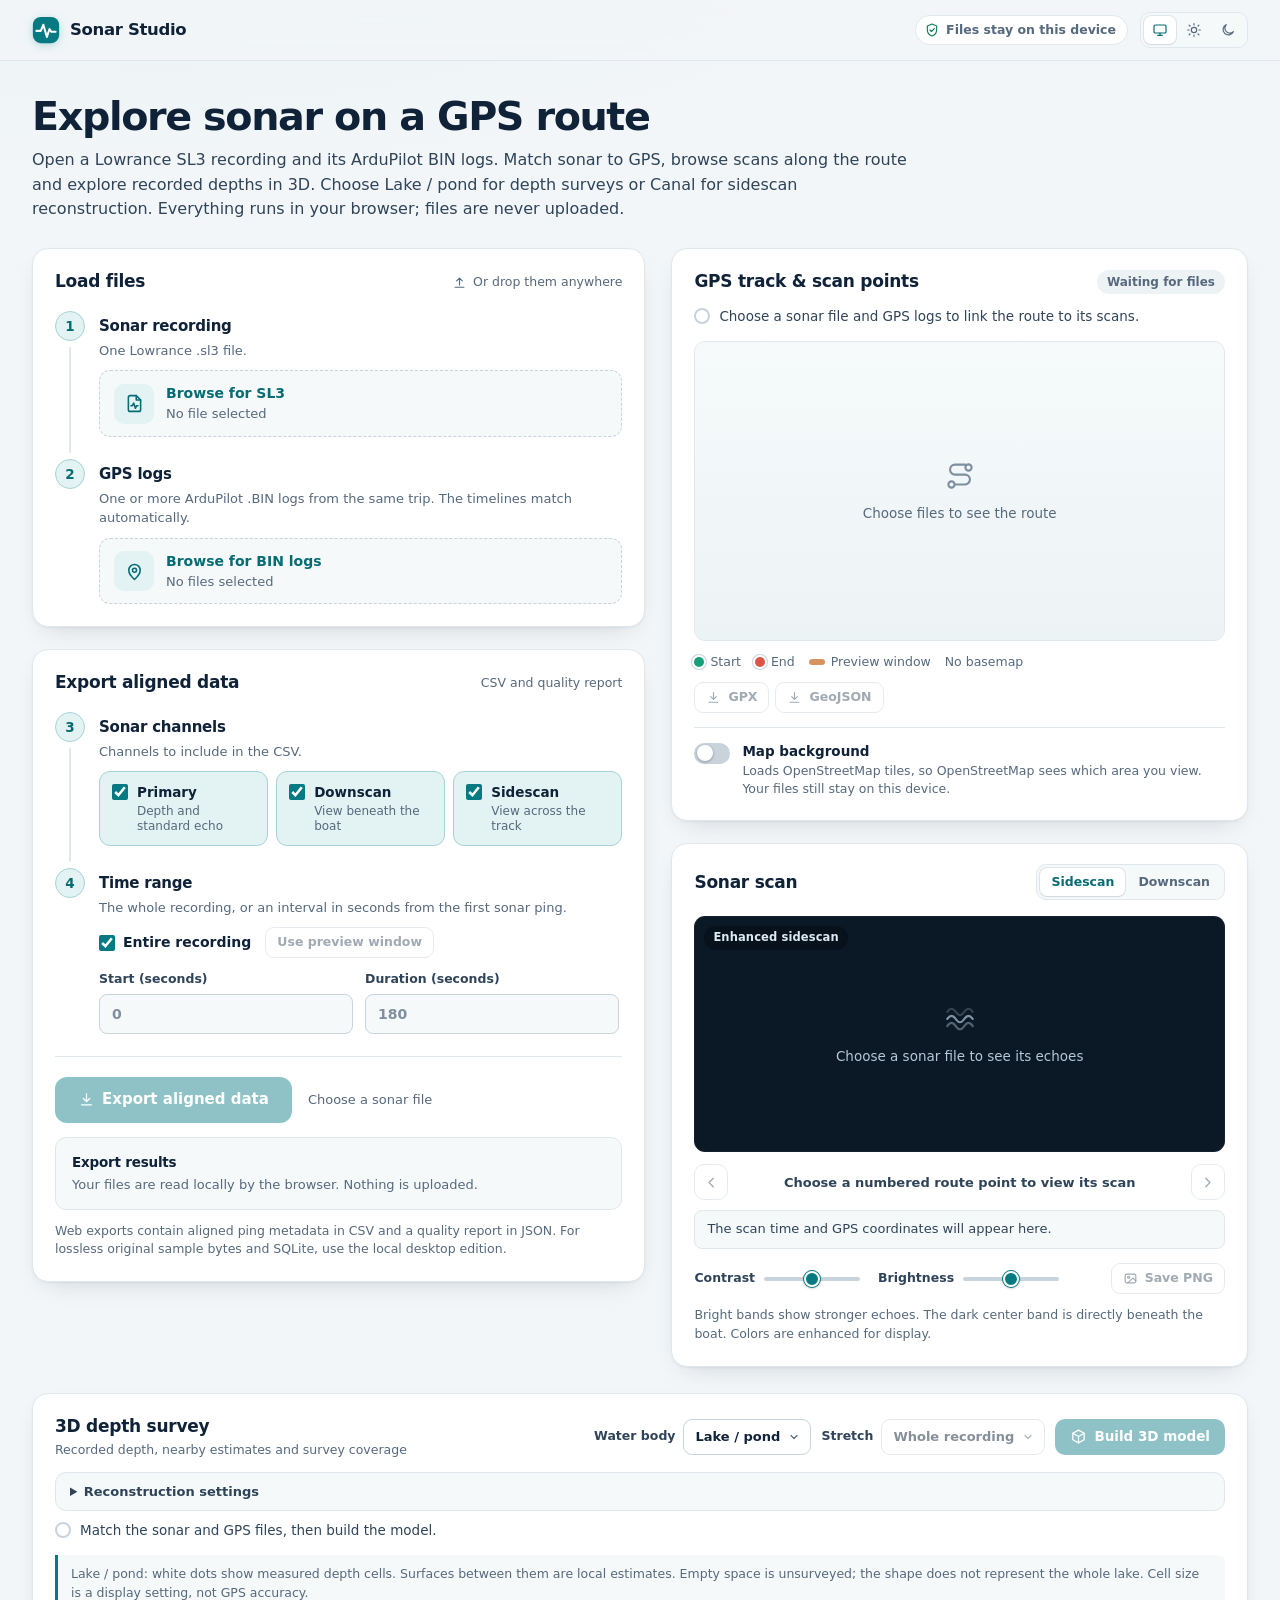
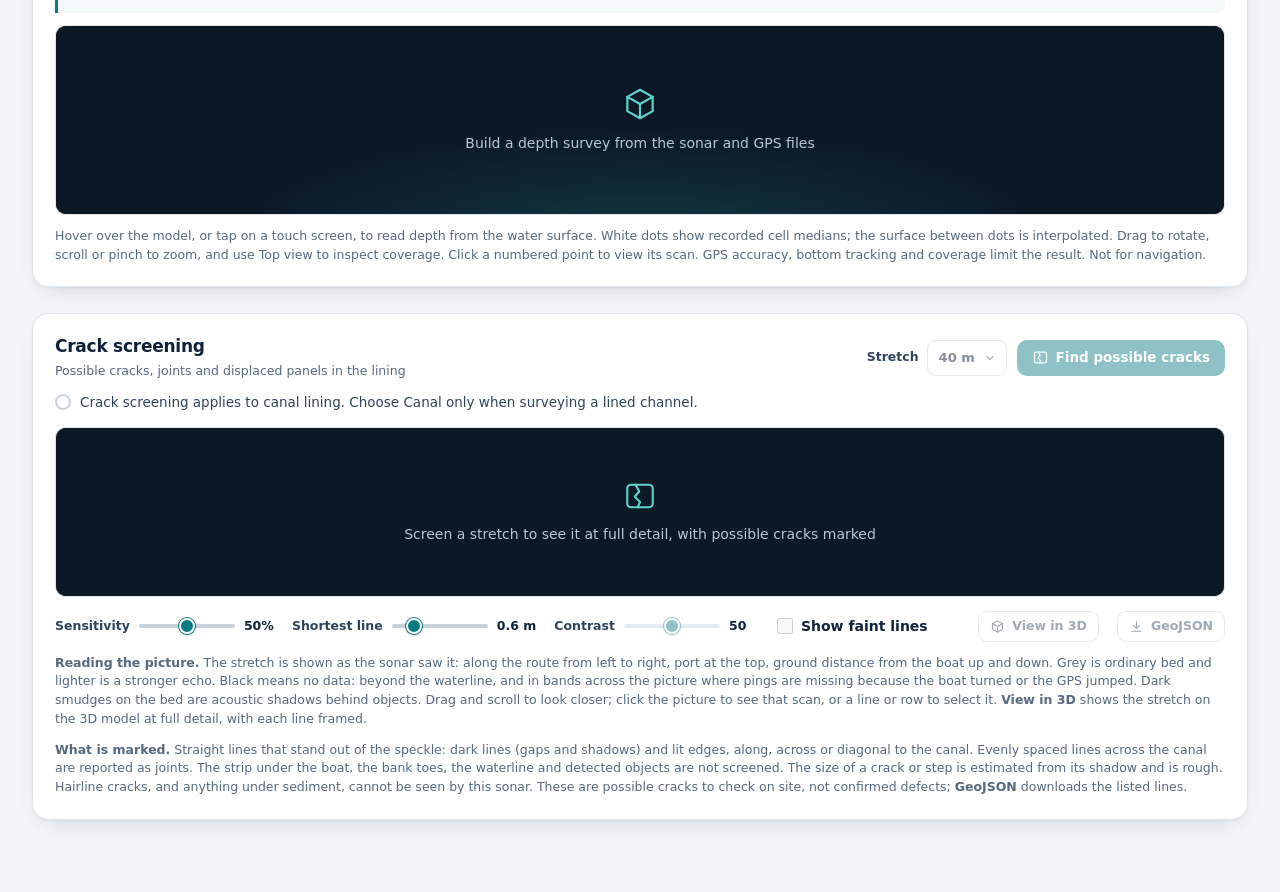
<file: index.html>
<!doctype html>
<html lang="en">
<head>
  <meta charset="utf-8">
  <meta name="viewport" content="width=device-width, initial-scale=1">
  <meta name="color-scheme" content="light dark">
  <meta name="theme-color" content="#f3f6f8" media="(prefers-color-scheme: light)">
  <meta name="theme-color" content="#0a121a" media="(prefers-color-scheme: dark)">
  <meta name="description" content="Match Lowrance SL3 sonar scans to ArduPilot BIN GPS tracks, browse each scan on an interactive route and reconstruct the canal or seabed in 3D.">
  <title>Sonar Studio Web — Explore sonar on a GPS route</title>
  <link rel="icon" type="image/svg+xml" href="./favicon.svg">
  <!-- Apply a saved theme choice before the first paint. -->
  <script>try{const theme=localStorage.getItem('sonar-studio-theme');if(theme==='light'||theme==='dark')document.documentElement.dataset.theme=theme;}catch{}</script>
  <link rel="stylesheet" href="./vendor/leaflet/leaflet.css">
  <link rel="stylesheet" href="./app.css?v=hover-20261106a">
  <script defer src="./vendor/leaflet/leaflet.js"></script>
  <script type="importmap">{"imports":{"three":"./vendor/three/three.module.js"}}</script>
  <script type="module" src="./app.js?v=hover-20261106a"></script>
</head>
<body>
  <svg class="icon-sprite" aria-hidden="true">
    <symbol id="i-file" viewBox="0 0 24 24"><path d="M14 3H7a2 2 0 0 0-2 2v14a2 2 0 0 0 2 2h10a2 2 0 0 0 2-2V8z"/><path d="M14 3v5h5"/><path d="M8 14.5h1.6l1.4-3 2 6 1.4-3H16"/></symbol>
    <symbol id="i-gps" viewBox="0 0 24 24"><path d="M12 21s-6.5-5.6-6.5-10.5a6.5 6.5 0 0 1 13 0C18.5 15.4 12 21 12 21z"/><circle cx="12" cy="10.5" r="2.3"/></symbol>
    <symbol id="i-check" viewBox="0 0 24 24"><path d="m5 12.5 4.2 4.2L19 7"/></symbol>
    <symbol id="i-download" viewBox="0 0 24 24"><path d="M12 4v11m0 0 4.5-4.5M12 15l-4.5-4.5"/><path d="M5 19.5h14"/></symbol>
    <symbol id="i-image" viewBox="0 0 24 24"><rect x="3.5" y="5" width="17" height="14" rx="2.5"/><circle cx="9" cy="10" r="1.6"/><path d="m20.5 16-4.5-4.5L7.5 19"/></symbol>
    <symbol id="i-sun" viewBox="0 0 24 24"><circle cx="12" cy="12" r="4"/><path d="M12 2.5v2m0 15v2M4.6 4.6 6 6m12 12 1.4 1.4M2.5 12h2m15 0h2M4.6 19.4 6 18M18 6l1.4-1.4"/></symbol>
    <symbol id="i-moon" viewBox="0 0 24 24"><path d="M20 14.5A8 8 0 1 1 9.5 4 6.5 6.5 0 0 0 20 14.5z"/></symbol>
    <symbol id="i-auto" viewBox="0 0 24 24"><rect x="3" y="4.5" width="18" height="12" rx="2"/><path d="M8.5 20h7M12 16.5V20"/></symbol>
    <symbol id="i-cube" viewBox="0 0 24 24"><path d="M12 3 20 7.5v9L12 21l-8-4.5v-9z"/><path d="m4 7.5 8 4.5 8-4.5M12 12v9"/></symbol>
    <symbol id="i-reset" viewBox="0 0 24 24"><path d="M4.5 12a7.5 7.5 0 1 0 2.2-5.3L4.5 9"/><path d="M4.5 4.5V9H9"/></symbol>
    <symbol id="i-shield" viewBox="0 0 24 24"><path d="M12 3 5 6v5.5c0 4.3 3 8 7 9.5 4-1.5 7-5.2 7-9.5V6z"/><path d="m9 12 2.2 2.2L15.5 10"/></symbol>
    <symbol id="i-left" viewBox="0 0 24 24"><path d="m14.5 6-6 6 6 6"/></symbol>
    <symbol id="i-right" viewBox="0 0 24 24"><path d="m9.5 6 6 6-6 6"/></symbol>
    <symbol id="i-route" viewBox="0 0 24 24"><circle cx="6" cy="18" r="2.2"/><circle cx="18" cy="6" r="2.2"/><path d="M8.2 18h7.3a3.5 3.5 0 0 0 0-7h-7a3.5 3.5 0 0 1 0-7h7.3"/></symbol>
    <symbol id="i-crack" viewBox="0 0 24 24"><rect x="3.5" y="4.5" width="17" height="15" rx="2.5"/><path d="m9 4.5 2.5 4.5-3 3.5 3.5 3.5-1.5 3.5"/></symbol>
    <symbol id="i-upload" viewBox="0 0 24 24"><path d="M12 16V5m0 0L7.5 9.5M12 5l4.5 4.5"/><path d="M5 19.5h14"/></symbol>
  </svg>

  <header class="topbar"><div class="topbar-inner">
    <a class="brand" href="./"><svg class="brand-mark" viewBox="0 0 32 32" aria-hidden="true"><rect x="1" y="1" width="30" height="30" rx="9" fill="currentColor"/><path d="M5 17h5l3-7 4 14 3-9 2 3h5" fill="none" stroke="#fff" stroke-width="2.3" stroke-linecap="round" stroke-linejoin="round"/></svg><span>Sonar Studio</span></a>
    <div class="topbar-tools">
      <span class="local-note"><svg class="icon" aria-hidden="true"><use href="#i-shield"/></svg>Files stay on this device</span>
      <div class="theme-switch" role="radiogroup" aria-label="Colour theme">
        <label title="Match this device"><input type="radio" name="theme" value="auto" checked><span><svg class="icon" aria-hidden="true"><use href="#i-auto"/></svg><span class="sr-only">Match this device</span></span></label>
        <label title="Light"><input type="radio" name="theme" value="light"><span><svg class="icon" aria-hidden="true"><use href="#i-sun"/></svg><span class="sr-only">Light</span></span></label>
        <label title="Dark"><input type="radio" name="theme" value="dark"><span><svg class="icon" aria-hidden="true"><use href="#i-moon"/></svg><span class="sr-only">Dark</span></span></label>
      </div>
    </div>
  </div></header>

  <main class="page">
    <section class="hero">
      <h1>Explore sonar on a GPS route</h1>
      <p>Open a Lowrance SL3 recording and its ArduPilot BIN logs. Match sonar to GPS, browse scans along the route and explore recorded depths in 3D. Choose Lake / pond for depth surveys or Canal for sidescan reconstruction. Everything runs in your browser; files are never uploaded.</p>
    </section>

    <div class="workbench">
      <section class="card load-card" aria-labelledby="load-title">
        <header class="card-head"><h2 id="load-title">Load files</h2><span class="card-hint"><svg class="icon" aria-hidden="true"><use href="#i-upload"/></svg>Or drop them anywhere</span></header>
        <ol class="stepper">
          <li class="step" id="step-sonar">
            <span class="step-marker" aria-hidden="true"><span class="step-number">1</span><svg class="icon step-check"><use href="#i-check"/></svg></span>
            <div class="step-body">
              <h3 id="sonar-title">Sonar recording</h3>
              <p class="step-hint">One Lowrance .sl3 file.</p>
              <label class="file-picker"><input id="sonar-input" type="file" accept=".sl3"><span class="picker-icon"><svg class="icon" aria-hidden="true"><use href="#i-file"/></svg></span><span class="picker-text"><span class="picker-action">Browse for SL3</span><span id="sonar-name" class="picker-name">No file selected</span></span></label>
              <dl id="recording-details" class="stats" hidden></dl>
            </div>
          </li>
          <li class="step" id="step-gps">
            <span class="step-marker" aria-hidden="true"><span class="step-number">2</span><svg class="icon step-check"><use href="#i-check"/></svg></span>
            <div class="step-body">
              <h3 id="gps-title">GPS logs</h3>
              <p class="step-hint">One or more ArduPilot .BIN logs from the same trip. The timelines match automatically.</p>
              <label class="file-picker"><input id="gps-input" type="file" accept=".bin,.BIN" multiple><span class="picker-icon"><svg class="icon" aria-hidden="true"><use href="#i-gps"/></svg></span><span class="picker-text"><span class="picker-action">Browse for BIN logs</span><span id="gps-name" class="picker-name">No files selected</span></span></label>
              <div id="gps-list" class="selected-files" aria-live="polite"></div>
              <p id="drop-note" class="drop-note" aria-live="polite" hidden></p>
            </div>
          </li>
        </ol>
      </section>

      <aside class="insights" aria-label="Route and sonar preview">
        <section class="card route-panel" aria-labelledby="route-title">
          <header class="card-head"><h2 id="route-title">GPS track &amp; scan points</h2><span id="route-source" class="badge">Waiting for files</span></header>
          <p id="route-status" class="status" data-state="idle" aria-live="polite">Choose a sonar file and GPS logs to link the route to its scans.</p>
          <div class="route-graphic"><div id="route-map" class="route-map" role="region" aria-label="Map of the GPS track with clickable sonar scan points"></div><div class="route-empty"><svg class="icon" aria-hidden="true"><use href="#i-route"/></svg><p class="route-empty-text">Choose files to see the route</p></div></div>
          <div class="card-foot">
            <div class="route-legend"><span><i class="legend-dot legend-start"></i>Start</span><span><i class="legend-dot legend-end"></i>End</span><span><i class="legend-band"></i>Preview window</span><span id="basemap-note" class="legend-note">No basemap</span></div>
            <div class="route-downloads" role="group" aria-label="Download route and scan points"><button type="button" id="download-gpx" class="btn btn-secondary btn-sm" disabled><svg class="icon" aria-hidden="true"><use href="#i-download"/></svg>GPX</button><button type="button" id="download-geojson" class="btn btn-secondary btn-sm" disabled><svg class="icon" aria-hidden="true"><use href="#i-download"/></svg>GeoJSON</button></div>
          </div>
          <label class="switch-row"><input id="basemap-toggle" class="switch" type="checkbox"><span><strong>Map background</strong><span>Loads OpenStreetMap tiles, so OpenStreetMap sees which area you view. Your files still stay on this device.</span></span></label>
        </section>

        <section class="card sonar-panel" aria-labelledby="preview-title">
          <header class="card-head"><h2 id="preview-title">Sonar scan</h2>
            <div class="segmented" role="radiogroup" aria-label="Sonar channel to preview"><label><input type="radio" name="preview-channel" value="5" checked><span>Sidescan</span></label><label><input type="radio" name="preview-channel" value="2"><span>Downscan</span></label></div>
          </header>
          <div class="preview-frame"><span id="preview-channel" class="frame-badge">Enhanced sidescan</span><canvas id="sonar-canvas" role="img" aria-label="Enhanced sonar image for the selected GPS scan point" hidden></canvas><span class="preview-placeholder" id="preview-placeholder">Choose a sonar file to see its echoes</span></div>
          <div class="scan-nav">
            <button type="button" id="preview-previous" class="btn btn-secondary btn-icon" aria-label="Previous scan point" disabled><svg class="icon" aria-hidden="true"><use href="#i-left"/></svg></button>
            <span id="preview-caption">Choose a numbered route point to view its scan</span>
            <button type="button" id="preview-next" class="btn btn-secondary btn-icon" aria-label="Next scan point" disabled><svg class="icon" aria-hidden="true"><use href="#i-right"/></svg></button>
          </div>
          <div id="scan-details" class="scan-details" aria-live="polite">The scan time and GPS coordinates will appear here.</div>
          <div class="preview-tools">
            <label class="slider"><span>Contrast</span><input id="preview-contrast" type="range" min="0" max="100" value="50"></label>
            <label class="slider"><span>Brightness</span><input id="preview-brightness" type="range" min="0" max="100" value="50"></label>
            <button type="button" id="save-image" class="btn btn-secondary btn-sm" disabled><svg class="icon" aria-hidden="true"><use href="#i-image"/></svg>Save PNG</button>
          </div>
          <p class="guide" id="preview-guide">Bright bands show stronger echoes. The dark center band is directly beneath the boat. Colors are enhanced for display.</p>
        </section>
      </aside>

      <section class="card export-card" aria-labelledby="export-title">
        <header class="card-head"><h2 id="export-title">Export aligned data</h2><span class="card-hint">CSV and quality report</span></header>
        <ol class="stepper" start="3">
          <li class="step">
            <span class="step-marker" aria-hidden="true"><span class="step-number">3</span></span>
            <div class="step-body">
              <h3 id="channels-title">Sonar channels</h3>
              <p class="step-hint">Channels to include in the CSV.</p>
              <div class="channel-row" id="channel-list">
                <label class="channel-choice"><input type="checkbox" value="0" checked><span><strong>Primary</strong><small>Depth and standard echo</small></span></label>
                <label class="channel-choice"><input type="checkbox" value="2" checked><span><strong>Downscan</strong><small>View beneath the boat</small></span></label>
                <label class="channel-choice"><input type="checkbox" value="5" checked><span><strong>Sidescan</strong><small>View across the track</small></span></label>
              </div>
            </div>
          </li>
          <li class="step">
            <span class="step-marker" aria-hidden="true"><span class="step-number">4</span></span>
            <div class="step-body">
              <h3 id="range-title">Time range</h3>
              <p class="step-hint">The whole recording, or an interval in seconds from the first sonar ping.</p>
              <div class="range-options"><label class="check-label"><input id="entire-file" type="checkbox" checked> Entire recording</label><button type="button" id="use-preview-window" class="btn btn-secondary btn-sm" disabled>Use preview window</button></div>
              <div class="time-fields"><label>Start (seconds)<input id="start-seconds" type="number" min="0" step="1" value="0" disabled></label><label>Duration (seconds)<input id="duration-seconds" type="number" min="1" step="1" value="180" disabled></label></div>
            </div>
          </li>
        </ol>
        <div class="action-row"><button type="button" class="btn btn-primary btn-lg" id="export-button" disabled><svg class="icon" aria-hidden="true"><use href="#i-download"/></svg>Export aligned data</button><span id="export-readiness">Choose a sonar file and GPS logs</span></div>
        <section class="results is-idle" id="results" aria-live="polite" aria-labelledby="results-title"><h3 id="results-title">Export results</h3><p id="results-message">Your files are read locally by the browser. Nothing is uploaded.</p><div id="results-content"></div></section>
        <p class="footnote">Web exports contain aligned ping metadata in CSV and a quality report in JSON. For lossless original sample bytes and SQLite, use the local desktop edition.</p>
      </section>
    </div>

    <section class="card seabed-card" aria-labelledby="seabed-title">
      <header class="card-head">
        <div class="card-title"><h2 id="seabed-title">3D depth survey</h2><span id="seabed-summary" class="card-hint">Recorded depth, nearby estimates and survey coverage</span></div>
        <div class="build-controls">
          <label class="select-field"><span>Water body</span><select id="survey-mode"><option value="lake" selected>Lake / pond</option><option value="canal">Canal</option></select></label>
          <label class="select-field"><span>Stretch</span><select id="seabed-stretch" disabled><option value="100">100 m</option><option value="250" selected>250 m</option><option value="500">500 m</option><option value="all">Whole recording</option></select></label>
          <button type="button" id="build-seabed" class="btn btn-primary" disabled><svg class="icon" aria-hidden="true"><use href="#i-cube"/></svg><span id="build-seabed-label">Build 3D model</span></button>
        </div>
      </header>
      <details class="seabed-settings" id="seabed-settings">
        <summary>Reconstruction settings</summary>
        <div class="settings-grid">
          <label class="slider"><span>Transducer depth</span><input id="seabed-draft" type="range" min="0" max="1" step="0.05" value="0.2"><output id="seabed-draft-value" for="seabed-draft">0.20 m</output></label>
          <label class="slider" data-canal-setting hidden><span>Shadow sensitivity</span><input id="seabed-sensitivity" type="range" min="0" max="1" step="0.05" value="0.5"><output id="seabed-sensitivity-value" for="seabed-sensitivity">50%</output></label>
          <label class="slider" data-canal-setting hidden><span>Bed detail from shading</span><input id="seabed-shading" type="range" min="0" max="1" step="0.05" value="0.8"><output id="seabed-shading-value" for="seabed-shading">80%</output></label>
          <label class="slider" data-lake-setting><span>Interpolation radius</span><input id="lake-interpolation" type="range" min="0" max="5" step="0.5" value="2"><output id="lake-interpolation-value" for="lake-interpolation">2.0 m</output></label>
        </div>
        <p id="seabed-settings-note" class="settings-note">Lake / pond uses recorded depth beneath the boat, grouped into 1 m cells. Only small gaps surrounded by nearby measured cells are interpolated. Set the radius to 0 for measured cells only. Transducer depth adds the distance from the water surface to the sonar. Changes apply when you rebuild.</p>
      </details>
      <p id="seabed-status" class="status" data-state="idle" aria-live="polite">Match the sonar and GPS files, then build the model.</p>
      <p id="survey-guide" class="guide survey-guide">Lake / pond: white dots show measured depth cells. Surfaces between them are local estimates. Empty space is unsurveyed; the shape does not represent the whole lake.</p>
      <div id="seabed-view" class="seabed-view"><div class="seabed-empty" id="seabed-empty"><svg class="icon" aria-hidden="true"><use href="#i-cube"/></svg><p>Build a depth survey from the sonar and GPS files</p></div></div>
      <div id="seabed-legend" class="seabed-legend" aria-label="Colour key"></div>
      <div class="seabed-tools">
        <div class="segmented" role="radiogroup" aria-label="Colour the model by"><label><input type="radio" name="seabed-colour" value="sonar" checked disabled><span>Sonar</span></label><label><input type="radio" name="seabed-colour" value="depth" disabled><span>Depth</span></label><label><input type="radio" name="seabed-colour" value="relief" disabled><span>Relief</span></label><label><input type="radio" name="seabed-colour" value="source" disabled><span>Source</span></label></div>
        <div class="overlay-toggles" role="group" aria-label="Show on the model"><label class="check-label"><input id="seabed-contours" type="checkbox" checked disabled> Contours</label><label class="check-label"><input id="seabed-shadows" type="checkbox" disabled> Shadows</label><label class="check-label"><input id="seabed-objects" type="checkbox" checked disabled> Objects</label><label class="check-label"><input id="seabed-cracks" type="checkbox" checked disabled> Cracks</label></div>
        <label class="slider"><span>Vertical exaggeration</span><input id="seabed-exaggeration" type="range" min="1" max="20" step="0.5" value="3" disabled><output id="seabed-exaggeration-value" for="seabed-exaggeration">3×</output></label>
        <span class="tool-spacer"></span>
        <button type="button" id="seabed-reset" class="btn btn-secondary btn-sm" disabled><svg class="icon" aria-hidden="true"><use href="#i-reset"/></svg>Reset view</button>
        <button type="button" id="seabed-top" class="btn btn-secondary btn-sm" disabled>Top view</button>
        <button type="button" id="seabed-save" class="btn btn-secondary btn-sm" disabled><svg class="icon" aria-hidden="true"><use href="#i-image"/></svg>Save PNG</button>
      </div>
      <div class="seabed-detail">
        <section class="section-panel" aria-labelledby="section-title">
          <div class="panel-head"><h3 id="section-title">Cross-section</h3><span id="section-caption" class="card-hint">At the selected point</span></div>
          <div id="section-chart" class="section-chart"></div>
        </section>
        <section class="objects-panel" aria-labelledby="objects-title">
          <div class="panel-head"><h3 id="objects-title">Detected objects</h3><span id="objects-caption" class="card-hint">From their sonar shadows</span></div>
          <dl id="lake-quality" class="lake-quality" hidden></dl>
          <div class="table-wrap" id="canal-objects"><table id="objects-table" class="objects-table"><thead><tr><th scope="col">#</th><th scope="col">Type</th><th scope="col">Height</th><th scope="col">Size</th><th scope="col">Position</th><th scope="col">Along</th></tr></thead><tbody></tbody></table><p id="objects-empty" class="objects-empty">No objects detected in this stretch.</p></div>
        </section>
      </div>
      <p id="seabed-guide" class="guide">Drag to rotate, scroll or pinch to zoom, and right-drag or use two fingers to pan. Top view shows the footprint of the survey. Click a numbered point to view its scan and measured depth profile. Lake / pond does not infer objects, shorelines or heights from echo brightness. Depth includes the transducer offset you set. GPS accuracy, bottom tracking and survey coverage limit the result. Not for navigation.</p>
    </section>

    <section class="card crack-card" aria-labelledby="crack-title">
      <header class="card-head">
        <div class="card-title"><h2 id="crack-title">Crack screening</h2><span id="crack-summary" class="card-hint">Possible cracks, joints and displaced panels in the lining</span></div>
        <div class="build-controls">
          <label class="select-field"><span>Stretch</span><select id="crack-stretch" disabled><option value="20">20 m</option><option value="40" selected>40 m</option><option value="60">60 m</option></select></label>
          <button type="button" id="find-cracks" class="btn btn-primary" disabled><svg class="icon" aria-hidden="true"><use href="#i-crack"/></svg><span id="find-cracks-label">Find possible cracks</span></button>
        </div>
      </header>
      <p id="crack-status" class="status" data-state="idle" aria-live="polite">Match the sonar and GPS files, then select a point on the route to screen the canal around it.</p>
      <div id="crack-view" class="crack-view"><div class="crack-empty" id="crack-empty"><svg class="icon" aria-hidden="true"><use href="#i-crack"/></svg><p>Screen a stretch to see it at full detail, with possible cracks marked</p></div></div>
      <div id="crack-legend" class="seabed-legend crack-legend" aria-label="Line key"></div>
      <div class="seabed-tools crack-tools">
        <label class="slider"><span>Sensitivity</span><input id="crack-sensitivity" type="range" min="0" max="1" step="0.05" value="0.5"><output id="crack-sensitivity-value" for="crack-sensitivity">50%</output></label>
        <label class="slider"><span>Shortest line</span><input id="crack-min-length" type="range" min="0.3" max="2" step="0.1" value="0.6"><output id="crack-min-length-value" for="crack-min-length">0.6 m</output></label>
        <label class="slider"><span>Contrast</span><input id="crack-contrast" type="range" min="0" max="100" value="50" disabled><output id="crack-contrast-value" for="crack-contrast">50</output></label>
        <label class="check-label"><input id="crack-show-low" type="checkbox" disabled> Show faint lines</label>
        <span class="tool-spacer"></span>
        <button type="button" id="crack-3d" class="btn btn-secondary btn-sm" disabled><svg class="icon" aria-hidden="true"><use href="#i-cube"/></svg>View in 3D</button>
        <button type="button" id="crack-download" class="btn btn-secondary btn-sm" disabled><svg class="icon" aria-hidden="true"><use href="#i-download"/></svg>GeoJSON</button>
      </div>
      <div class="table-wrap crack-table-wrap"><table id="crack-table" class="objects-table crack-table"><thead><tr><th scope="col">#</th><th scope="col">What</th><th scope="col">Runs</th><th scope="col">Length</th><th scope="col">Size</th><th scope="col">Position</th><th scope="col">Along</th><th scope="col">Confidence</th></tr></thead><tbody></tbody></table><p id="crack-none" class="objects-empty"></p></div>
      <p class="guide"><strong>Reading the picture.</strong> The stretch is shown as the sonar saw it: along the route from left to right, port at the top, ground distance from the boat up and down. Grey is ordinary bed and lighter is a stronger echo. Black means no data: beyond the waterline, and in bands across the picture where pings are missing because the boat turned or the GPS jumped. Dark smudges on the bed are acoustic shadows behind objects. Drag and scroll to look closer; click the picture to see that scan, or a line or row to select it. <strong>View in 3D</strong> shows the stretch on the 3D model at full detail, with each line framed.</p>
      <p class="guide"><strong>What is marked.</strong> Straight lines that stand out of the speckle: dark lines (gaps and shadows) and lit edges, along, across or diagonal to the canal. Evenly spaced lines across the canal are reported as joints. The strip under the boat, the bank toes, the waterline and detected objects are not screened. The size of a crack or step is estimated from its shadow and is rough. Hairline cracks, and anything under sediment, cannot be seen by this sonar. These are possible cracks to check on site, not confirmed defects; <strong>GeoJSON</strong> downloads the listed lines.</p>
    </section>
  </main>
  <div id="drop-overlay" class="drop-overlay" hidden><div><svg class="icon" aria-hidden="true"><use href="#i-upload"/></svg>Drop SL3 and BIN files to load them</div></div>
</body>
</html>
</file>
<file: vendor/leaflet/leaflet.css>
/* required styles */

.leaflet-pane,
.leaflet-tile,
.leaflet-marker-icon,
.leaflet-marker-shadow,
.leaflet-tile-container,
.leaflet-pane > svg,
.leaflet-pane > canvas,
.leaflet-zoom-box,
.leaflet-image-layer,
.leaflet-layer {
	position: absolute;
	left: 0;
	top: 0;
	}
.leaflet-container {
	overflow: hidden;
	}
.leaflet-tile,
.leaflet-marker-icon,
.leaflet-marker-shadow {
	-webkit-user-select: none;
	   -moz-user-select: none;
	        user-select: none;
	  -webkit-user-drag: none;
	}
/* Prevents IE11 from highlighting tiles in blue */
.leaflet-tile::selection {
	background: transparent;
}
/* Safari renders non-retina tile on retina better with this, but Chrome is worse */
.leaflet-safari .leaflet-tile {
	image-rendering: -webkit-optimize-contrast;
	}
/* hack that prevents hw layers "stretching" when loading new tiles */
.leaflet-safari .leaflet-tile-container {
	width: 1600px;
	height: 1600px;
	-webkit-transform-origin: 0 0;
	}
.leaflet-marker-icon,
.leaflet-marker-shadow {
	display: block;
	}
/* .leaflet-container svg: reset svg max-width decleration shipped in Joomla! (joomla.org) 3.x */
/* .leaflet-container img: map is broken in FF if you have max-width: 100% on tiles */
.leaflet-container .leaflet-overlay-pane svg {
	max-width: none !important;
	max-height: none !important;
	}
.leaflet-container .leaflet-marker-pane img,
.leaflet-container .leaflet-shadow-pane img,
.leaflet-container .leaflet-tile-pane img,
.leaflet-container img.leaflet-image-layer,
.leaflet-container .leaflet-tile {
	max-width: none !important;
	max-height: none !important;
	width: auto;
	padding: 0;
	}

.leaflet-container img.leaflet-tile {
	/* See: https://bugs.chromium.org/p/chromium/issues/detail?id=600120 */
	mix-blend-mode: plus-lighter;
}

.leaflet-container.leaflet-touch-zoom {
	-ms-touch-action: pan-x pan-y;
	touch-action: pan-x pan-y;
	}
.leaflet-container.leaflet-touch-drag {
	-ms-touch-action: pinch-zoom;
	/* Fallback for FF which doesn't support pinch-zoom */
	touch-action: none;
	touch-action: pinch-zoom;
}
.leaflet-container.leaflet-touch-drag.leaflet-touch-zoom {
	-ms-touch-action: none;
	touch-action: none;
}
.leaflet-container {
	-webkit-tap-highlight-color: transparent;
}
.leaflet-container a {
	-webkit-tap-highlight-color: rgba(51, 181, 229, 0.4);
}
.leaflet-tile {
	filter: inherit;
	visibility: hidden;
	}
.leaflet-tile-loaded {
	visibility: inherit;
	}
.leaflet-zoom-box {
	width: 0;
	height: 0;
	-moz-box-sizing: border-box;
	     box-sizing: border-box;
	z-index: 800;
	}
/* workaround for https://bugzilla.mozilla.org/show_bug.cgi?id=888319 */
.leaflet-overlay-pane svg {
	-moz-user-select: none;
	}

.leaflet-pane         { z-index: 400; }

.leaflet-tile-pane    { z-index: 200; }
.leaflet-overlay-pane { z-index: 400; }
.leaflet-shadow-pane  { z-index: 500; }
.leaflet-marker-pane  { z-index: 600; }
.leaflet-tooltip-pane   { z-index: 650; }
.leaflet-popup-pane   { z-index: 700; }

.leaflet-map-pane canvas { z-index: 100; }
.leaflet-map-pane svg    { z-index: 200; }

.leaflet-vml-shape {
	width: 1px;
	height: 1px;
	}
.lvml {
	behavior: url(#default#VML);
	display: inline-block;
	position: absolute;
	}


/* control positioning */

.leaflet-control {
	position: relative;
	z-index: 800;
	pointer-events: visiblePainted; /* IE 9-10 doesn't have auto */
	pointer-events: auto;
	}
.leaflet-top,
.leaflet-bottom {
	position: absolute;
	z-index: 1000;
	pointer-events: none;
	}
.leaflet-top {
	top: 0;
	}
.leaflet-right {
	right: 0;
	}
.leaflet-bottom {
	bottom: 0;
	}
.leaflet-left {
	left: 0;
	}
.leaflet-control {
	float: left;
	clear: both;
	}
.leaflet-right .leaflet-control {
	float: right;
	}
.leaflet-top .leaflet-control {
	margin-top: 10px;
	}
.leaflet-bottom .leaflet-control {
	margin-bottom: 10px;
	}
.leaflet-left .leaflet-control {
	margin-left: 10px;
	}
.leaflet-right .leaflet-control {
	margin-right: 10px;
	}


/* zoom and fade animations */

.leaflet-fade-anim .leaflet-popup {
	opacity: 0;
	-webkit-transition: opacity 0.2s linear;
	   -moz-transition: opacity 0.2s linear;
	        transition: opacity 0.2s linear;
	}
.leaflet-fade-anim .leaflet-map-pane .leaflet-popup {
	opacity: 1;
	}
.leaflet-zoom-animated {
	-webkit-transform-origin: 0 0;
	    -ms-transform-origin: 0 0;
	        transform-origin: 0 0;
	}
svg.leaflet-zoom-animated {
	will-change: transform;
}

.leaflet-zoom-anim .leaflet-zoom-animated {
	-webkit-transition: -webkit-transform 0.25s cubic-bezier(0,0,0.25,1);
	   -moz-transition:    -moz-transform 0.25s cubic-bezier(0,0,0.25,1);
	        transition:         transform 0.25s cubic-bezier(0,0,0.25,1);
	}
.leaflet-zoom-anim .leaflet-tile,
.leaflet-pan-anim .leaflet-tile {
	-webkit-transition: none;
	   -moz-transition: none;
	        transition: none;
	}

.leaflet-zoom-anim .leaflet-zoom-hide {
	visibility: hidden;
	}


/* cursors */

.leaflet-interactive {
	cursor: pointer;
	}
.leaflet-grab {
	cursor: -webkit-grab;
	cursor:    -moz-grab;
	cursor:         grab;
	}
.leaflet-crosshair,
.leaflet-crosshair .leaflet-interactive {
	cursor: crosshair;
	}
.leaflet-popup-pane,
.leaflet-control {
	cursor: auto;
	}
.leaflet-dragging .leaflet-grab,
.leaflet-dragging .leaflet-grab .leaflet-interactive,
.leaflet-dragging .leaflet-marker-draggable {
	cursor: move;
	cursor: -webkit-grabbing;
	cursor:    -moz-grabbing;
	cursor:         grabbing;
	}

/* marker & overlays interactivity */
.leaflet-marker-icon,
.leaflet-marker-shadow,
.leaflet-image-layer,
.leaflet-pane > svg path,
.leaflet-tile-container {
	pointer-events: none;
	}

.leaflet-marker-icon.leaflet-interactive,
.leaflet-image-layer.leaflet-interactive,
.leaflet-pane > svg path.leaflet-interactive,
svg.leaflet-image-layer.leaflet-interactive path {
	pointer-events: visiblePainted; /* IE 9-10 doesn't have auto */
	pointer-events: auto;
	}

/* visual tweaks */

.leaflet-container {
	background: #ddd;
	outline-offset: 1px;
	}
.leaflet-container a {
	color: #0078A8;
	}
.leaflet-zoom-box {
	border: 2px dotted #38f;
	background: rgba(255,255,255,0.5);
	}


/* general typography */
.leaflet-container {
	font-family: "Helvetica Neue", Arial, Helvetica, sans-serif;
	font-size: 12px;
	font-size: 0.75rem;
	line-height: 1.5;
	}


/* general toolbar styles */

.leaflet-bar {
	box-shadow: 0 1px 5px rgba(0,0,0,0.65);
	border-radius: 4px;
	}
.leaflet-bar a {
	background-color: #fff;
	border-bottom: 1px solid #ccc;
	width: 26px;
	height: 26px;
	line-height: 26px;
	display: block;
	text-align: center;
	text-decoration: none;
	color: black;
	}
.leaflet-bar a,
.leaflet-control-layers-toggle {
	background-position: 50% 50%;
	background-repeat: no-repeat;
	display: block;
	}
.leaflet-bar a:hover,
.leaflet-bar a:focus {
	background-color: #f4f4f4;
	}
.leaflet-bar a:first-child {
	border-top-left-radius: 4px;
	border-top-right-radius: 4px;
	}
.leaflet-bar a:last-child {
	border-bottom-left-radius: 4px;
	border-bottom-right-radius: 4px;
	border-bottom: none;
	}
.leaflet-bar a.leaflet-disabled {
	cursor: default;
	background-color: #f4f4f4;
	color: #bbb;
	}

.leaflet-touch .leaflet-bar a {
	width: 30px;
	height: 30px;
	line-height: 30px;
	}
.leaflet-touch .leaflet-bar a:first-child {
	border-top-left-radius: 2px;
	border-top-right-radius: 2px;
	}
.leaflet-touch .leaflet-bar a:last-child {
	border-bottom-left-radius: 2px;
	border-bottom-right-radius: 2px;
	}

/* zoom control */

.leaflet-control-zoom-in,
.leaflet-control-zoom-out {
	font: bold 18px 'Lucida Console', Monaco, monospace;
	text-indent: 1px;
	}

.leaflet-touch .leaflet-control-zoom-in, .leaflet-touch .leaflet-control-zoom-out  {
	font-size: 22px;
	}


/* layers control */

.leaflet-control-layers {
	box-shadow: 0 1px 5px rgba(0,0,0,0.4);
	background: #fff;
	border-radius: 5px;
	}
.leaflet-control-layers-toggle {
	background-image: url(images/layers.png);
	width: 36px;
	height: 36px;
	}
.leaflet-retina .leaflet-control-layers-toggle {
	background-image: url(images/layers-2x.png);
	background-size: 26px 26px;
	}
.leaflet-touch .leaflet-control-layers-toggle {
	width: 44px;
	height: 44px;
	}
.leaflet-control-layers .leaflet-control-layers-list,
.leaflet-control-layers-expanded .leaflet-control-layers-toggle {
	display: none;
	}
.leaflet-control-layers-expanded .leaflet-control-layers-list {
	display: block;
	position: relative;
	}
.leaflet-control-layers-expanded {
	padding: 6px 10px 6px 6px;
	color: #333;
	background: #fff;
	}
.leaflet-control-layers-scrollbar {
	overflow-y: scroll;
	overflow-x: hidden;
	padding-right: 5px;
	}
.leaflet-control-layers-selector {
	margin-top: 2px;
	position: relative;
	top: 1px;
	}
.leaflet-control-layers label {
	display: block;
	font-size: 13px;
	font-size: 1.08333em;
	}
.leaflet-control-layers-separator {
	height: 0;
	border-top: 1px solid #ddd;
	margin: 5px -10px 5px -6px;
	}

/* Default icon URLs */
.leaflet-default-icon-path { /* used only in path-guessing heuristic, see L.Icon.Default */
	background-image: url(images/marker-icon.png);
	}


/* attribution and scale controls */

.leaflet-container .leaflet-control-attribution {
	background: #fff;
	background: rgba(255, 255, 255, 0.8);
	margin: 0;
	}
.leaflet-control-attribution,
.leaflet-control-scale-line {
	padding: 0 5px;
	color: #333;
	line-height: 1.4;
	}
.leaflet-control-attribution a {
	text-decoration: none;
	}
.leaflet-control-attribution a:hover,
.leaflet-control-attribution a:focus {
	text-decoration: underline;
	}
.leaflet-attribution-flag {
	display: inline !important;
	vertical-align: baseline !important;
	width: 1em;
	height: 0.6669em;
	}
.leaflet-left .leaflet-control-scale {
	margin-left: 5px;
	}
.leaflet-bottom .leaflet-control-scale {
	margin-bottom: 5px;
	}
.leaflet-control-scale-line {
	border: 2px solid #777;
	border-top: none;
	line-height: 1.1;
	padding: 2px 5px 1px;
	white-space: nowrap;
	-moz-box-sizing: border-box;
	     box-sizing: border-box;
	background: rgba(255, 255, 255, 0.8);
	text-shadow: 1px 1px #fff;
	}
.leaflet-control-scale-line:not(:first-child) {
	border-top: 2px solid #777;
	border-bottom: none;
	margin-top: -2px;
	}
.leaflet-control-scale-line:not(:first-child):not(:last-child) {
	border-bottom: 2px solid #777;
	}

.leaflet-touch .leaflet-control-attribution,
.leaflet-touch .leaflet-control-layers,
.leaflet-touch .leaflet-bar {
	box-shadow: none;
	}
.leaflet-touch .leaflet-control-layers,
.leaflet-touch .leaflet-bar {
	border: 2px solid rgba(0,0,0,0.2);
	background-clip: padding-box;
	}


/* popup */

.leaflet-popup {
	position: absolute;
	text-align: center;
	margin-bottom: 20px;
	}
.leaflet-popup-content-wrapper {
	padding: 1px;
	text-align: left;
	border-radius: 12px;
	}
.leaflet-popup-content {
	margin: 13px 24px 13px 20px;
	line-height: 1.3;
	font-size: 13px;
	font-size: 1.08333em;
	min-height: 1px;
	}
.leaflet-popup-content p {
	margin: 17px 0;
	margin: 1.3em 0;
	}
.leaflet-popup-tip-container {
	width: 40px;
	height: 20px;
	position: absolute;
	left: 50%;
	margin-top: -1px;
	margin-left: -20px;
	overflow: hidden;
	pointer-events: none;
	}
.leaflet-popup-tip {
	width: 17px;
	height: 17px;
	padding: 1px;

	margin: -10px auto 0;
	pointer-events: auto;

	-webkit-transform: rotate(45deg);
	   -moz-transform: rotate(45deg);
	    -ms-transform: rotate(45deg);
	        transform: rotate(45deg);
	}
.leaflet-popup-content-wrapper,
.leaflet-popup-tip {
	background: white;
	color: #333;
	box-shadow: 0 3px 14px rgba(0,0,0,0.4);
	}
.leaflet-container a.leaflet-popup-close-button {
	position: absolute;
	top: 0;
	right: 0;
	border: none;
	text-align: center;
	width: 24px;
	height: 24px;
	font: 16px/24px Tahoma, Verdana, sans-serif;
	color: #757575;
	text-decoration: none;
	background: transparent;
	}
.leaflet-container a.leaflet-popup-close-button:hover,
.leaflet-container a.leaflet-popup-close-button:focus {
	color: #585858;
	}
.leaflet-popup-scrolled {
	overflow: auto;
	}

.leaflet-oldie .leaflet-popup-content-wrapper {
	-ms-zoom: 1;
	}
.leaflet-oldie .leaflet-popup-tip {
	width: 24px;
	margin: 0 auto;

	-ms-filter: "progid:DXImageTransform.Microsoft.Matrix(M11=0.70710678, M12=0.70710678, M21=-0.70710678, M22=0.70710678)";
	filter: progid:DXImageTransform.Microsoft.Matrix(M11=0.70710678, M12=0.70710678, M21=-0.70710678, M22=0.70710678);
	}

.leaflet-oldie .leaflet-control-zoom,
.leaflet-oldie .leaflet-control-layers,
.leaflet-oldie .leaflet-popup-content-wrapper,
.leaflet-oldie .leaflet-popup-tip {
	border: 1px solid #999;
	}


/* div icon */

.leaflet-div-icon {
	background: #fff;
	border: 1px solid #666;
	}


/* Tooltip */
/* Base styles for the element that has a tooltip */
.leaflet-tooltip {
	position: absolute;
	padding: 6px;
	background-color: #fff;
	border: 1px solid #fff;
	border-radius: 3px;
	color: #222;
	white-space: nowrap;
	-webkit-user-select: none;
	-moz-user-select: none;
	-ms-user-select: none;
	user-select: none;
	pointer-events: none;
	box-shadow: 0 1px 3px rgba(0,0,0,0.4);
	}
.leaflet-tooltip.leaflet-interactive {
	cursor: pointer;
	pointer-events: auto;
	}
.leaflet-tooltip-top:before,
.leaflet-tooltip-bottom:before,
.leaflet-tooltip-left:before,
.leaflet-tooltip-right:before {
	position: absolute;
	pointer-events: none;
	border: 6px solid transparent;
	background: transparent;
	content: "";
	}

/* Directions */

.leaflet-tooltip-bottom {
	margin-top: 6px;
}
.leaflet-tooltip-top {
	margin-top: -6px;
}
.leaflet-tooltip-bottom:before,
.leaflet-tooltip-top:before {
	left: 50%;
	margin-left: -6px;
	}
.leaflet-tooltip-top:before {
	bottom: 0;
	margin-bottom: -12px;
	border-top-color: #fff;
	}
.leaflet-tooltip-bottom:before {
	top: 0;
	margin-top: -12px;
	margin-left: -6px;
	border-bottom-color: #fff;
	}
.leaflet-tooltip-left {
	margin-left: -6px;
}
.leaflet-tooltip-right {
	margin-left: 6px;
}
.leaflet-tooltip-left:before,
.leaflet-tooltip-right:before {
	top: 50%;
	margin-top: -6px;
	}
.leaflet-tooltip-left:before {
	right: 0;
	margin-right: -12px;
	border-left-color: #fff;
	}
.leaflet-tooltip-right:before {
	left: 0;
	margin-left: -12px;
	border-right-color: #fff;
	}

/* Printing */

@media print {
	/* Prevent printers from removing background-images of controls. */
	.leaflet-control {
		-webkit-print-color-adjust: exact;
		print-color-adjust: exact;
		}
	}
</file>
<file: app.css>
/* ---------- Design tokens ---------- */
:root{
  color-scheme:light;
  --font:ui-sans-serif,system-ui,-apple-system,"Segoe UI",Roboto,"Helvetica Neue",Arial,sans-serif;
  --bg:#f3f6f8;--bg-accent:#e3f1f2;
  --surface:#fff;--surface-2:#f6f9fa;--surface-3:#edf2f5;--raised:#fff;
  --ink:#0f2238;--ink-2:#2f4459;--muted:#56697d;--faint:#7d8fa0;
  --line:#e0e7ec;--line-strong:#c8d3dc;
  --accent:#067a83;--accent-hover:#05646b;--accent-ink:#fff;--accent-soft:#e3f2f3;--accent-line:#a6d3d6;--accent-text:#056c74;
  --select:#c9651a;--select-soft:#fcefe3;
  --success:#12805c;--success-ink:#fff;--success-soft:#e2f4ec;
  --danger:#b3363a;--danger-soft:#fcefef;--danger-line:#efc8c9;
  --warn:#8a5a00;--warn-soft:#fdf3df;
  --focus:#2e9ea8;
  --viz:#0b1826;--viz-ink:#b6c8d5;
  --route:#07858e;--route-start:#15a079;--route-end:#dd5347;--pin:#087f87;--pin-ring:#fff;
  --map-bg:linear-gradient(180deg,#f6fafb,#ecf3f5);--tile-filter:none;
  --shadow-sm:0 1px 2px rgb(15 34 56/.07);
  --shadow:0 1px 2px rgb(15 34 56/.05),0 10px 28px -14px rgb(15 34 56/.22);
  --shadow-lg:0 30px 70px -24px rgb(15 34 56/.45);
  --radius:16px;--radius-md:11px;--radius-sm:8px;
  /* Cross-section chart: bed, smooth canal shape and measured depth (validated categorical slots 1-3). */
  --chart-bed:#2a78d6;--chart-shape:#eb6834;--chart-measured:#1baf7a;
  --chart-water:rgb(42 120 214/.1);--chart-ground:rgb(138 125 98/.16);
}
@media (prefers-color-scheme:dark){:root:not([data-theme="light"]){
  color-scheme:dark;
  --bg:#0a121a;--bg-accent:#0f2a31;
  --surface:#101b26;--surface-2:#142230;--surface-3:#1a2a3a;--raised:#1f3244;
  --ink:#e6eef4;--ink-2:#c2d0dc;--muted:#98abbc;--faint:#71879a;
  --line:#1f3142;--line-strong:#2c4257;
  --accent:#2fb6b3;--accent-hover:#4dcdc9;--accent-ink:#042a2c;--accent-soft:#11343a;--accent-line:#1f5b61;--accent-text:#5fd2cd;
  --select:#f0913e;--select-soft:#3a2615;
  --success:#40c493;--success-ink:#04261a;--success-soft:#10332a;
  --danger:#f38b8e;--danger-soft:#3a1a1e;--danger-line:#5c2c31;
  --warn:#f0b84f;--warn-soft:#382a10;
  --focus:#5fd2cd;
  --route:#3cc6c1;--route-start:#35c995;--route-end:#f07569;--pin:#12979a;--pin-ring:#e4f8f7;
  --map-bg:linear-gradient(180deg,#0f1b27,#0b1620);--tile-filter:invert(1) hue-rotate(180deg) brightness(.92) contrast(.88) saturate(.55);
  --shadow-sm:0 1px 2px rgb(0 0 0/.35);
  --shadow:0 1px 2px rgb(0 0 0/.3),0 12px 30px -16px rgb(0 0 0/.7);
  --shadow-lg:0 30px 70px -24px rgb(0 0 0/.8);
  --chart-bed:#3987e5;--chart-shape:#d95926;--chart-measured:#199e70;
  --chart-water:rgb(57 135 229/.13);--chart-ground:rgb(138 125 98/.2);
}}
:root[data-theme="dark"]{
  color-scheme:dark;
  --bg:#0a121a;--bg-accent:#0f2a31;
  --surface:#101b26;--surface-2:#142230;--surface-3:#1a2a3a;--raised:#1f3244;
  --ink:#e6eef4;--ink-2:#c2d0dc;--muted:#98abbc;--faint:#71879a;
  --line:#1f3142;--line-strong:#2c4257;
  --accent:#2fb6b3;--accent-hover:#4dcdc9;--accent-ink:#042a2c;--accent-soft:#11343a;--accent-line:#1f5b61;--accent-text:#5fd2cd;
  --select:#f0913e;--select-soft:#3a2615;
  --success:#40c493;--success-ink:#04261a;--success-soft:#10332a;
  --danger:#f38b8e;--danger-soft:#3a1a1e;--danger-line:#5c2c31;
  --warn:#f0b84f;--warn-soft:#382a10;
  --focus:#5fd2cd;
  --route:#3cc6c1;--route-start:#35c995;--route-end:#f07569;--pin:#12979a;--pin-ring:#e4f8f7;
  --map-bg:linear-gradient(180deg,#0f1b27,#0b1620);--tile-filter:invert(1) hue-rotate(180deg) brightness(.92) contrast(.88) saturate(.55);
  --shadow-sm:0 1px 2px rgb(0 0 0/.35);
  --shadow:0 1px 2px rgb(0 0 0/.3),0 12px 30px -16px rgb(0 0 0/.7);
  --shadow-lg:0 30px 70px -24px rgb(0 0 0/.8);
  --chart-bed:#3987e5;--chart-shape:#d95926;--chart-measured:#199e70;
  --chart-water:rgb(57 135 229/.13);--chart-ground:rgb(138 125 98/.2);
}
:root[data-theme="light"]{color-scheme:light}

/* ---------- Base ---------- */
*{box-sizing:border-box}
html{-webkit-text-size-adjust:100%;scroll-padding-top:76px}
body{margin:0;min-width:320px;font:15px/1.5 var(--font);color:var(--ink);background:radial-gradient(1100px 420px at 12% -120px,var(--bg-accent),transparent 70%),var(--bg);background-attachment:fixed;-webkit-font-smoothing:antialiased;font-synthesis:none}
h1,h2,h3{color:var(--ink);margin:0;letter-spacing:-.015em}
p{margin:0}
button,input,output{font:inherit;color:inherit}
button{cursor:pointer}
a{color:var(--accent-text)}
:focus-visible{outline:3px solid var(--focus);outline-offset:2px;border-radius:6px}
input[type=checkbox],input[type=radio]{accent-color:var(--accent)}
.sr-only{position:absolute;width:1px;height:1px;padding:0;margin:-1px;overflow:hidden;clip:rect(0 0 0 0);white-space:nowrap;border:0}
.icon-sprite{position:absolute;width:0;height:0;overflow:hidden}
.icon{width:18px;height:18px;flex:none;fill:none;stroke:currentColor;stroke-width:1.8;stroke-linecap:round;stroke-linejoin:round}
[hidden]{display:none!important}

/* ---------- Header ---------- */
.topbar{position:sticky;top:0;z-index:50;background:var(--bg);background:color-mix(in srgb,var(--bg) 82%,transparent);backdrop-filter:saturate(1.4) blur(12px);-webkit-backdrop-filter:saturate(1.4) blur(12px);border-bottom:1px solid var(--line)}
.topbar-inner{max-width:1440px;height:60px;margin:0 auto;padding:0 32px;display:flex;align-items:center;justify-content:space-between;gap:16px}
.brand{display:flex;align-items:center;gap:10px;font-size:16.5px;font-weight:750;letter-spacing:-.02em;color:var(--ink);text-decoration:none;white-space:nowrap}
.brand-mark{width:28px;height:28px;color:var(--accent);filter:drop-shadow(0 2px 4px rgb(6 122 131/.25))}
.topbar-tools{display:flex;align-items:center;gap:12px}
.local-note{display:inline-flex;align-items:center;gap:6px;padding:5px 11px 5px 8px;border:1px solid var(--line);border-radius:999px;background:var(--surface);color:var(--muted);font-size:12.5px;font-weight:550;white-space:nowrap}
.local-note .icon{width:16px;height:16px;color:var(--success)}

/* ---------- Segmented controls (theme, channel, colouring) ---------- */
.segmented,.theme-switch{display:inline-flex;padding:3px;gap:2px;border:1px solid var(--line);border-radius:10px;background:var(--surface-2)}
.segmented label,.theme-switch label{position:relative;cursor:pointer}
.segmented input,.theme-switch input{position:absolute;inset:0;opacity:0;margin:0;cursor:pointer}
.segmented span,.theme-switch label>span{display:flex;align-items:center;justify-content:center;gap:6px;height:28px;padding:0 11px;border-radius:7px;font-size:12.5px;font-weight:650;color:var(--muted);transition:background .15s,color .15s,box-shadow .15s}
.theme-switch label>span{width:32px;padding:0}
.theme-switch .icon{width:16px;height:16px}
.segmented label:hover span,.theme-switch label:hover>span{color:var(--ink)}
.segmented input:checked+span,.theme-switch input:checked+span{background:var(--raised);color:var(--accent-text);box-shadow:var(--shadow-sm),0 0 0 1px var(--line)}
.segmented input:focus-visible+span,.theme-switch input:focus-visible+span{outline:3px solid var(--focus);outline-offset:1px}
.segmented input:disabled+span{opacity:.45;cursor:not-allowed}
.segmented input:disabled{cursor:not-allowed}

/* ---------- Buttons ---------- */
.btn{display:inline-flex;align-items:center;justify-content:center;gap:7px;height:36px;padding:0 14px;border:1px solid transparent;border-radius:10px;font-size:13.5px;font-weight:650;line-height:1;white-space:nowrap;text-decoration:none;transition:background .15s,border-color .15s,color .15s,box-shadow .15s,transform .05s}
.btn .icon{width:17px;height:17px}
.btn:active:not(:disabled){transform:translateY(1px)}
.btn:disabled{opacity:.45;cursor:not-allowed;box-shadow:none}
.btn-primary{background:var(--accent);color:var(--accent-ink);box-shadow:0 1px 2px rgb(0 0 0/.12),0 6px 16px -8px var(--accent)}
.btn-primary:hover:not(:disabled){background:var(--accent-hover)}
.btn-secondary,.result-links a{background:var(--surface);color:var(--ink-2);border-color:var(--line-strong);box-shadow:var(--shadow-sm)}
.btn-secondary:hover:not(:disabled),.result-links a:hover{border-color:var(--accent-line);background:var(--accent-soft);color:var(--accent-text)}
.btn-sm{height:31px;padding:0 11px;font-size:12.5px;border-radius:9px}
.btn-sm .icon{width:15px;height:15px}
.btn-lg{height:46px;padding:0 22px;font-size:15px;border-radius:12px}
.btn-icon{width:34px;padding:0}

/* ---------- Page layout ---------- */
.page{max-width:1440px;margin:0 auto;padding:34px 32px 72px}
.hero{max-width:880px;margin-bottom:26px}
.hero h1{font-size:clamp(28px,3.1vw,42px);line-height:1.08;font-weight:780;letter-spacing:-.035em}
.hero p{margin-top:10px;font-size:16px;line-height:1.55;color:var(--ink-2)}
.workbench{display:grid;grid-template-columns:minmax(0,1fr) minmax(420px,.94fr);grid-template-rows:auto 1fr;grid-template-areas:"load insights" "export insights";gap:22px 26px;align-items:start}
.load-card{grid-area:load}.export-card{grid-area:export}.insights{grid-area:insights;display:flex;flex-direction:column;gap:22px;min-width:0}

/* ---------- Cards ---------- */
.card{background:var(--surface);border:1px solid var(--line);border-radius:var(--radius);box-shadow:var(--shadow);padding:20px 22px 22px;min-width:0}
.card-head{display:flex;align-items:center;justify-content:space-between;gap:12px;margin-bottom:16px;flex-wrap:wrap}
.card-head h2{font-size:17px;font-weight:700}
.card-title{display:flex;flex-direction:column;gap:2px;min-width:0}
.card-hint{display:inline-flex;align-items:center;gap:6px;font-size:12.5px;color:var(--muted)}
.card-hint .icon{width:15px;height:15px}
.badge{display:inline-flex;align-items:center;height:24px;padding:0 10px;border-radius:999px;background:var(--surface-3);color:var(--muted);font-size:12px;font-weight:650;white-space:nowrap}
.guide,.footnote{font-size:12.5px;line-height:1.5;color:var(--muted);margin-top:12px}

/* ---------- Status lines ---------- */
.status{position:relative;display:flex;gap:9px;margin:-4px 0 14px;font-size:13.5px;line-height:1.45;color:var(--ink-2);min-height:20px}
.status:before{content:"";flex:none;width:16px;height:16px;margin-top:1px;border-radius:50%;border:2px solid var(--line-strong);box-sizing:border-box}
.status[data-state="working"]:before{border-color:var(--accent-line);border-top-color:var(--accent);animation:spin .8s linear infinite}
.status[data-state="ok"]:before{border:0;background:var(--success) url("data:image/svg+xml,%3Csvg xmlns='http://www.w3.org/2000/svg' viewBox='0 0 16 16'%3E%3Cpath d='m4.5 8.3 2.3 2.3 4.7-4.9' fill='none' stroke='white' stroke-width='2' stroke-linecap='round' stroke-linejoin='round'/%3E%3C/svg%3E") center/100% no-repeat}
.status[data-state="warn"]:before{border:0;background:var(--warn) url("data:image/svg+xml,%3Csvg xmlns='http://www.w3.org/2000/svg' viewBox='0 0 16 16'%3E%3Cpath d='M8 4.3v4.4M8 11.3v.2' fill='none' stroke='white' stroke-width='2' stroke-linecap='round'/%3E%3C/svg%3E") center/100% no-repeat}
.status[data-state="error"]{color:var(--danger)}
.status[data-state="error"]:before{border:0;background:var(--danger) url("data:image/svg+xml,%3Csvg xmlns='http://www.w3.org/2000/svg' viewBox='0 0 16 16'%3E%3Cpath d='M8 4.3v4.4M8 11.3v.2' fill='none' stroke='white' stroke-width='2' stroke-linecap='round'/%3E%3C/svg%3E") center/100% no-repeat}
@keyframes spin{to{transform:rotate(360deg)}}

/* ---------- Stepper ---------- */
.stepper{list-style:none;margin:0;padding:0;display:flex;flex-direction:column;gap:22px}
.step{position:relative;display:grid;grid-template-columns:30px minmax(0,1fr);gap:14px}
.step:not(:last-child):after{content:"";position:absolute;left:14px;top:36px;bottom:-16px;width:2px;border-radius:2px;background:var(--line)}
.step-marker{position:relative;z-index:1;display:grid;place-items:center;width:30px;height:30px;border-radius:50%;background:var(--accent-soft);border:1px solid var(--accent-line);color:var(--accent-text);font-size:13.5px;font-weight:750;transition:background .2s,border-color .2s}
.step-check{display:none;width:16px;height:16px;stroke-width:2.6}
.step[data-done] .step-marker{background:var(--success);border-color:var(--success);color:var(--success-ink)}
.step[data-done] .step-number{display:none}
.step[data-done] .step-check{display:block}
.step h3{font-size:15px;font-weight:700;line-height:30px}
.step-hint{margin:0 0 10px;font-size:13px;color:var(--muted)}

/* ---------- File pickers ---------- */
.file-picker{position:relative;display:flex;align-items:center;gap:12px;padding:12px 14px;border:1.5px dashed var(--line-strong);border-radius:var(--radius-md);background:var(--surface-2);cursor:pointer;transition:border-color .15s,background .15s}
.file-picker:hover{border-color:var(--accent);background:var(--accent-soft)}
.file-picker:focus-within{outline:3px solid var(--focus);outline-offset:2px}
.file-picker input{position:absolute;width:1px;height:1px;opacity:0;pointer-events:none}
.file-picker[data-loaded]{border-style:solid;border-color:var(--accent-line);background:var(--surface)}
.picker-icon{display:grid;place-items:center;width:40px;height:40px;flex:none;border-radius:10px;background:var(--accent-soft);color:var(--accent-text)}
.picker-icon .icon{width:21px;height:21px}
.picker-text{display:flex;flex-direction:column;min-width:0}
.picker-action{font-size:14px;font-weight:700;color:var(--accent-text)}
.picker-name{font-size:13px;color:var(--muted);overflow-wrap:anywhere}
.file-picker[data-loaded] .picker-name{color:var(--ink-2);font-weight:550}
/* Duration and depth get wide tiles; the three ping counts share the row below. */
.stats{display:grid;grid-template-columns:repeat(6,minmax(0,1fr));gap:8px;margin:12px 0 0}
.stats div{grid-column:span 2}
.stats div:nth-child(-n+2){grid-column:span 3}
.stats div{min-width:0;padding:9px 11px;border:1px solid var(--line);border-radius:var(--radius-sm);background:var(--surface-2)}
.stats dt{font-size:12px;color:var(--muted)}
.stats dd{margin:1px 0 0;font-size:15px;font-weight:700;font-variant-numeric:tabular-nums;color:var(--ink)}
.selected-files{display:flex;flex-wrap:wrap;gap:6px;margin-top:8px}
.selected-files:empty{display:none}
.selected-files span{display:inline-flex;align-items:center;gap:6px;padding:4px 10px 4px 8px;border-radius:999px;background:var(--accent-soft);color:var(--accent-text);font-size:12.5px;font-weight:600;overflow-wrap:anywhere}
.selected-files span:before{content:"";width:13px;height:13px;flex:none;background:currentColor;-webkit-mask:url("data:image/svg+xml,%3Csvg xmlns='http://www.w3.org/2000/svg' viewBox='0 0 16 16'%3E%3Cpath d='m3.5 8.3 2.8 2.8 6-6.2' fill='none' stroke='black' stroke-width='2.2' stroke-linecap='round' stroke-linejoin='round'/%3E%3C/svg%3E") center/contain no-repeat;mask:url("data:image/svg+xml,%3Csvg xmlns='http://www.w3.org/2000/svg' viewBox='0 0 16 16'%3E%3Cpath d='m3.5 8.3 2.8 2.8 6-6.2' fill='none' stroke='black' stroke-width='2.2' stroke-linecap='round' stroke-linejoin='round'/%3E%3C/svg%3E") center/contain no-repeat}
.drop-note{margin-top:8px;padding:7px 10px;border-radius:var(--radius-sm);background:var(--warn-soft);color:var(--warn);font-size:12.5px;font-weight:550}

/* ---------- Export ---------- */
.channel-row{display:grid;grid-template-columns:repeat(3,minmax(0,1fr));gap:8px}
.channel-choice{display:flex;align-items:flex-start;gap:9px;padding:10px 12px;border:1px solid var(--line-strong);border-radius:var(--radius-md);background:var(--surface);cursor:pointer;min-width:0;transition:border-color .15s,background .15s}
.channel-choice:hover{border-color:var(--accent-line)}
.channel-choice:has(input:checked){border-color:var(--accent-line);background:var(--accent-soft)}
.channel-choice input{width:16px;height:16px;margin:2px 0 0;flex:none}
.channel-choice strong{display:block;font-size:13.5px;font-weight:650;color:var(--ink)}
.channel-choice small{display:block;margin-top:1px;font-size:12px;line-height:1.3;color:var(--muted)}
.range-options{display:flex;align-items:center;flex-wrap:wrap;gap:8px 14px;margin-bottom:12px}
.check-label{display:inline-flex;align-items:center;gap:8px;font-size:14px;font-weight:550;color:var(--ink);cursor:pointer}
.check-label input{width:16px;height:16px;margin:0}
.time-fields{display:grid;grid-template-columns:repeat(2,minmax(0,1fr));gap:12px;max-width:520px}
.time-fields label{font-size:12.5px;font-weight:650;color:var(--ink-2)}
.time-fields input{display:block;width:100%;height:40px;margin-top:5px;padding:0 12px;border:1px solid var(--line-strong);border-radius:var(--radius-sm);background:var(--surface);color:var(--ink);font-size:14px;font-variant-numeric:tabular-nums;transition:border-color .15s,box-shadow .15s}
.time-fields input:focus{border-color:var(--accent);box-shadow:0 0 0 3px var(--accent-soft);outline:none}
.time-fields input:disabled{background:var(--surface-2);color:var(--faint)}
.action-row{display:flex;align-items:center;flex-wrap:wrap;gap:10px 16px;margin:22px 0 14px;padding-top:20px;border-top:1px solid var(--line)}
#export-readiness{font-size:13px;color:var(--muted)}
.results{padding:14px 16px;border:1px solid var(--line);border-radius:var(--radius-md);background:var(--surface-2)}
.results h3{font-size:13.5px;font-weight:700;margin-bottom:3px}
.results p{font-size:13px;color:var(--muted)}
.results.is-working{background:var(--accent-soft);border-color:var(--accent-line)}
.results.is-working p{color:var(--ink-2)}
.results.is-complete{background:var(--success-soft);border-color:color-mix(in srgb,var(--success) 35%,transparent)}
.results.is-complete p{color:var(--ink-2)}
.results.is-error{background:var(--danger-soft);border-color:var(--danger-line)}
.results.is-error h3,.results.is-error p{color:var(--danger)}
.results progress{display:block;width:100%;height:6px;margin-top:10px;border:0;border-radius:99px;background:var(--surface-3);overflow:hidden;-webkit-appearance:none;appearance:none}
.results progress::-webkit-progress-bar{background:var(--surface-3);border-radius:99px}
.results progress::-webkit-progress-value{background:var(--accent);border-radius:99px;transition:width .2s}
.results progress::-moz-progress-bar{background:var(--accent);border-radius:99px}
.result-links{display:flex;flex-wrap:wrap;gap:8px;margin-top:12px}
.result-links a{display:inline-flex;align-items:center;gap:7px;height:32px;padding:0 12px;border:1px solid var(--line-strong);border-radius:9px;font-size:13px;font-weight:650;text-decoration:none}
.result-links a:before{content:"";width:15px;height:15px;background:currentColor;-webkit-mask:url("data:image/svg+xml,%3Csvg xmlns='http://www.w3.org/2000/svg' viewBox='0 0 24 24'%3E%3Cpath d='M12 4v11m0 0 4.5-4.5M12 15l-4.5-4.5M5 19.5h14' fill='none' stroke='black' stroke-width='2' stroke-linecap='round' stroke-linejoin='round'/%3E%3C/svg%3E") center/contain no-repeat;mask:url("data:image/svg+xml,%3Csvg xmlns='http://www.w3.org/2000/svg' viewBox='0 0 24 24'%3E%3Cpath d='M12 4v11m0 0 4.5-4.5M12 15l-4.5-4.5M5 19.5h14' fill='none' stroke='black' stroke-width='2' stroke-linecap='round' stroke-linejoin='round'/%3E%3C/svg%3E") center/contain no-repeat}
.result-meta{margin-top:10px!important;font-size:12.5px!important}
.spinner{display:inline-block;width:13px;height:13px;margin-right:7px;vertical-align:-2px;border:2px solid var(--accent-line);border-top-color:var(--accent);border-radius:50%;animation:spin .8s linear infinite}

/* ---------- Route map ---------- */
.route-graphic{position:relative;height:300px;border:1px solid var(--line);border-radius:var(--radius-md);background:var(--map-bg);overflow:hidden;isolation:isolate}
.route-map{height:100%;font:inherit}
.route-map.leaflet-container{background:transparent}
.route-empty{position:absolute;inset:0;z-index:1001;display:flex;flex-direction:column;align-items:center;justify-content:center;gap:10px;padding:20px;text-align:center;color:var(--muted);font-size:13.5px;background:var(--map-bg)}
.route-empty .icon{width:34px;height:34px;color:var(--faint);stroke-width:1.5}
.route-map .leaflet-bar{border:1px solid var(--line-strong);border-radius:10px;overflow:hidden;box-shadow:var(--shadow-sm)}
.route-map .leaflet-bar a{width:32px;height:32px;line-height:30px;background:var(--surface);color:var(--ink-2);border-bottom-color:var(--line)}
.route-map .leaflet-bar a:hover{background:var(--surface-2);color:var(--accent-text)}
.route-map .leaflet-bar a.leaflet-disabled{background:var(--surface-2);color:var(--faint)}
.route-map .leaflet-control-attribution{background:color-mix(in srgb,var(--surface) 82%,transparent);color:var(--muted);font-size:10.5px;border-top-left-radius:6px}
.route-map .leaflet-control-attribution a{color:var(--accent-text)}
.route-fit{font-size:17px}
.route-tiles{filter:var(--tile-filter)}
.route-line{stroke:var(--route)}
.route-window{stroke:var(--select)}
.route-start-marker{fill:var(--route-start);stroke:var(--pin-ring)}
.route-end-marker{fill:var(--route-end);stroke:var(--pin-ring)}
.route-pick-marker{fill:var(--select);stroke:var(--pin-ring)}
.scan-marker{cursor:pointer}
.scan-marker:after{content:"";position:absolute;left:14px;top:27px;width:2px;height:13px;border-radius:1px;background:var(--pin)}
.scan-marker-dot{position:absolute;left:2px;top:0;width:26px;height:26px;border-radius:50%;box-sizing:border-box;border:2px solid var(--pin-ring);background:var(--pin);box-shadow:0 0 0 2px var(--pin),0 3px 8px rgb(0 0 0/.3);color:#fff;font:750 12px/22px var(--font);text-align:center;transition:transform .12s}
.scan-marker:hover .scan-marker-dot{transform:scale(1.08)}
.scan-marker:focus{outline:none}
.scan-marker:focus-visible .scan-marker-dot{box-shadow:0 0 0 4px var(--focus),0 3px 8px rgb(0 0 0/.3)}
.scan-marker.is-selected .scan-marker-dot{background:var(--select);box-shadow:0 0 0 3px var(--select),0 3px 10px rgb(0 0 0/.35)}
.scan-marker.is-selected:after{background:var(--select)}
.card-foot{display:flex;align-items:center;justify-content:space-between;flex-wrap:wrap;gap:10px 14px;margin-top:12px}
.route-legend{display:flex;align-items:center;flex-wrap:wrap;gap:6px 14px;font-size:12.5px;color:var(--muted)}
.route-legend span{display:inline-flex;align-items:center;gap:6px}
.legend-dot{width:10px;height:10px;border-radius:50%;box-shadow:0 0 0 2px var(--surface),0 0 0 3px var(--line-strong)}
.legend-start{background:var(--route-start)}.legend-end{background:var(--route-end)}
.legend-band{width:16px;height:6px;border-radius:3px;background:var(--select);opacity:.7}
.legend-note{color:var(--muted)}
.route-downloads{display:flex;gap:6px}
.switch-row{display:flex;align-items:flex-start;gap:12px;margin-top:14px;padding-top:14px;border-top:1px solid var(--line);cursor:pointer}
.switch-row>span{display:flex;flex-direction:column;gap:1px;font-size:12.5px;color:var(--muted);line-height:1.45}
.switch-row strong{font-size:13.5px;font-weight:650;color:var(--ink)}
.switch{appearance:none;-webkit-appearance:none;position:relative;flex:none;width:36px;height:21px;margin:1px 0 0;border-radius:999px;background:var(--line-strong);cursor:pointer;transition:background .18s}
.switch:before{content:"";position:absolute;top:2.5px;left:2.5px;width:16px;height:16px;border-radius:50%;background:#fff;box-shadow:0 1px 3px rgb(0 0 0/.3);transition:transform .18s}
.switch:checked{background:var(--accent)}
.switch:checked:before{transform:translateX(15px)}

/* ---------- Sonar preview ---------- */
.preview-frame{position:relative;display:grid;place-items:center;height:236px;border-radius:var(--radius-md);background:var(--viz);overflow:hidden;box-shadow:inset 0 0 0 1px rgb(255 255 255/.04)}
.preview-frame canvas{display:block;width:100%;height:100%}
.frame-badge{position:absolute;top:10px;left:10px;z-index:1;padding:3px 9px;border-radius:999px;background:rgb(6 15 24/.62);color:#dceaf1;font-size:11.5px;font-weight:650;letter-spacing:.01em;backdrop-filter:blur(4px)}
.preview-placeholder{display:flex;flex-direction:column;align-items:center;gap:10px;padding:20px;text-align:center;color:var(--viz-ink);font-size:13.5px}
.preview-placeholder:before{content:"";width:34px;height:34px;background:currentColor;opacity:.7;-webkit-mask:url("data:image/svg+xml,%3Csvg xmlns='http://www.w3.org/2000/svg' viewBox='0 0 24 24'%3E%3Cg fill='none' stroke='black' stroke-width='1.5' stroke-linecap='round'%3E%3Cpath d='M3 12c2-3 4-3 6 0s4 3 6 0 4-3 6 0'/%3E%3Cpath d='M3 17c2-3 4-3 6 0s4 3 6 0 4-3 6 0' opacity='.6'/%3E%3Cpath d='M3 7c2-3 4-3 6 0s4 3 6 0 4-3 6 0' opacity='.35'/%3E%3C/g%3E%3C/svg%3E") center/contain no-repeat;mask:url("data:image/svg+xml,%3Csvg xmlns='http://www.w3.org/2000/svg' viewBox='0 0 24 24'%3E%3Cg fill='none' stroke='black' stroke-width='1.5' stroke-linecap='round'%3E%3Cpath d='M3 12c2-3 4-3 6 0s4 3 6 0 4-3 6 0'/%3E%3Cpath d='M3 17c2-3 4-3 6 0s4 3 6 0 4-3 6 0' opacity='.6'/%3E%3Cpath d='M3 7c2-3 4-3 6 0s4 3 6 0 4-3 6 0' opacity='.35'/%3E%3C/g%3E%3C/svg%3E") center/contain no-repeat}
.scan-nav{display:grid;grid-template-columns:auto minmax(0,1fr) auto;align-items:center;gap:10px;margin-top:12px}
#preview-caption{text-align:center;font-size:13px;font-weight:600;color:var(--ink-2);font-variant-numeric:tabular-nums}
.scan-details{margin-top:10px;padding:9px 12px;border-radius:var(--radius-sm);background:var(--surface-2);border:1px solid var(--line);font-size:13px;line-height:1.45;color:var(--ink-2);font-variant-numeric:tabular-nums;overflow-wrap:anywhere}
.preview-tools{display:flex;align-items:center;flex-wrap:wrap;gap:10px 18px;margin-top:14px}
.preview-tools .btn{margin-left:auto}

/* ---------- Sliders ---------- */
.slider{display:inline-flex;align-items:center;gap:9px;font-size:12.5px;font-weight:600;color:var(--ink-2)}
.slider span{white-space:nowrap}
.slider input{-webkit-appearance:none;appearance:none;width:96px;height:20px;margin:0;background:transparent;cursor:pointer}
.slider input::-webkit-slider-runnable-track{height:4px;border-radius:99px;background:var(--line-strong)}
.slider input::-webkit-slider-thumb{-webkit-appearance:none;width:16px;height:16px;margin-top:-6px;border-radius:50%;background:var(--accent);border:2px solid var(--surface);box-shadow:0 0 0 1px var(--accent),0 1px 3px rgb(0 0 0/.3)}
.slider input::-moz-range-track{height:4px;border-radius:99px;background:var(--line-strong)}
.slider input::-moz-range-thumb{width:13px;height:13px;border-radius:50%;background:var(--accent);border:2px solid var(--surface);box-shadow:0 0 0 1px var(--accent)}
.slider input:disabled{opacity:.45;cursor:not-allowed}
.slider input:focus-visible{outline:none}
.slider input:focus-visible::-webkit-slider-thumb{box-shadow:0 0 0 3px var(--focus)}
.slider output{min-width:30px;font-weight:700;color:var(--ink);font-variant-numeric:tabular-nums}

/* ---------- 3D seabed ---------- */
.seabed-card{margin-top:26px}
.survey-guide{margin:0 0 12px;padding:10px 13px;border-left:3px solid var(--accent,#087f87);background:var(--surface-2);border-radius:0 8px 8px 0}
.lake-quality{display:grid;grid-template-columns:minmax(0,1fr) auto;gap:9px 14px;font-size:13px;line-height:1.5;padding-top:4px}
.lake-quality dt{color:var(--muted)}
.lake-quality dd{margin:0;text-align:right;font-weight:650;color:var(--ink);font-variant-numeric:tabular-nums}
.seabed-view{position:relative;height:540px;border:1px solid var(--line);border-radius:var(--radius-md);overflow:hidden;background:var(--viz)}
.seabed-view:has(.seabed-empty:not([hidden])){height:190px}
.seabed-canvas{display:block;width:100%;height:100%;touch-action:none}
.depth-tooltip{position:absolute;z-index:6;pointer-events:none;display:flex;flex-direction:column;gap:3px;max-width:calc(100% - 20px);padding:10px 13px;border:1px solid var(--line-strong);border-radius:10px;background:var(--raised);box-shadow:var(--shadow);color:var(--ink);font-size:12px;line-height:1.4}
.depth-tooltip strong{font-size:16px;font-weight:700;font-variant-numeric:tabular-nums}
.depth-tooltip span{color:var(--ink-2)}
.depth-tooltip small{font-size:11px;color:var(--muted)}
.seabed-empty{position:absolute;inset:0;z-index:1;display:flex;flex-direction:column;align-items:center;justify-content:center;gap:10px;padding:20px;text-align:center;color:var(--viz-ink);font-size:14px;background:radial-gradient(600px 180px at 50% 120%,rgb(47 182 179/.22),transparent 70%),var(--viz)}
.seabed-empty .icon{width:38px;height:38px;stroke-width:1.4;color:#5fd2cd}
.seabed-tools{display:flex;align-items:center;flex-wrap:wrap;gap:10px 18px;margin-top:14px}
.seabed-card:has(.seabed-empty:not([hidden])) :is(.seabed-tools,.seabed-legend,.seabed-detail){display:none}
.tool-spacer{flex:1}
.build-controls{display:flex;align-items:center;gap:10px;flex-wrap:wrap}
.select-field{display:inline-flex;align-items:center;gap:8px;font-size:12.5px;font-weight:600;color:var(--ink-2)}
.select-field select{height:36px;padding:0 30px 0 11px;border:1px solid var(--line-strong);border-radius:9px;background:var(--surface) url("data:image/svg+xml,%3Csvg xmlns='http://www.w3.org/2000/svg' width='12' height='12' viewBox='0 0 24 24' fill='none' stroke='%2356697d' stroke-width='2.4' stroke-linecap='round' stroke-linejoin='round'%3E%3Cpath d='m6 9 6 6 6-6'/%3E%3C/svg%3E") no-repeat right 10px center;color:var(--ink);font:inherit;font-size:13px;font-weight:600;-webkit-appearance:none;appearance:none;cursor:pointer}
.select-field select:focus-visible{outline:3px solid var(--focus);outline-offset:1px}
.select-field select:disabled{opacity:.5;cursor:not-allowed}
.seabed-settings{margin:-4px 0 14px;border:1px solid var(--line);border-radius:var(--radius-md);background:var(--surface-2)}
.seabed-settings summary{padding:9px 14px;font-size:13px;font-weight:650;color:var(--ink-2);cursor:pointer;border-radius:var(--radius-md)}
.seabed-settings summary:focus-visible{outline:3px solid var(--focus);outline-offset:1px}
.seabed-settings[open] summary{border-bottom:1px solid var(--line);border-radius:var(--radius-md) var(--radius-md) 0 0}
.settings-grid{display:flex;flex-wrap:wrap;gap:12px 26px;padding:14px 14px 4px}
.settings-note{padding:6px 14px 12px;font-size:12.5px;line-height:1.5;color:var(--muted)}
.seabed-legend{display:flex;align-items:center;flex-wrap:wrap;gap:6px 16px;margin-top:10px;font-size:12.5px;color:var(--muted)}
.seabed-legend .key{display:inline-flex;align-items:center;gap:7px}
.seabed-legend .swatch{width:12px;height:12px;border-radius:3px;box-shadow:inset 0 0 0 1px rgb(0 0 0/.12)}
.seabed-legend .ramp{width:120px;height:10px;border-radius:5px;box-shadow:inset 0 0 0 1px rgb(0 0 0/.12)}
.seabed-legend .line-key{width:18px;height:0;border-top:2px solid}
.seabed-legend .note{color:var(--faint)}
/* Overlay keys sit on a small patch of the 3D view's dark background, in the colours used there. */
.seabed-legend .chip{position:relative;display:inline-block;width:22px;height:14px;border-radius:4px;background:var(--viz)}
.seabed-legend .chip:after{content:"";position:absolute}
.seabed-legend .chip-line:after{left:3px;right:3px;top:6px;border-top:2px solid var(--mark)}
.seabed-legend .chip-line[data-dash=dashed]:after{border-top-style:dashed}
.seabed-legend .chip-line[data-dash=dotted]:after{border-top-style:dotted}
.seabed-legend .chip-fill:after{inset:3px 6px;border-radius:2px;background:var(--mark)}
.seabed-legend .chip-label:after{inset:3px 4px;border-radius:3px;border:1.5px solid var(--mark)}
.seabed-legend .chip-area:after{inset:3px 3px;border-radius:2px;border:1.5px dashed var(--mark)}
.crack-table-wrap:not([data-screened]) .objects-empty{display:none}
.overlay-toggles{display:inline-flex;align-items:center;flex-wrap:wrap;gap:14px}
.overlay-toggles .check-label{font-size:13px}
.seabed-detail{display:grid;grid-template-columns:minmax(0,1.35fr) minmax(0,1fr);gap:18px;margin-top:18px}
.section-panel,.objects-panel{min-width:0;padding:14px 16px 12px;border:1px solid var(--line);border-radius:var(--radius-md);background:var(--surface-2)}
.panel-head{display:flex;align-items:baseline;justify-content:space-between;gap:10px;flex-wrap:wrap;margin-bottom:8px}
.panel-head h3{font-size:14px;font-weight:700;color:var(--ink)}
.section-chart{position:relative;min-height:220px}
.section-chart svg{display:block;width:100%;height:auto;overflow:visible}
.section-chart svg:focus-visible{outline:3px solid var(--focus);outline-offset:4px;border-radius:6px}
.section-chart .axis text,.section-chart .annotation{font-size:11px;fill:var(--muted);font-variant-numeric:tabular-nums}
.section-chart .grid line{stroke:var(--line);stroke-width:1}
.section-chart .axis line,.section-chart .surface-line{stroke:var(--line-strong);stroke-width:1}
.section-chart .label{font-size:11.5px;font-weight:650;fill:var(--ink-2)}
.section-chart .empty{display:grid;place-items:center;min-height:220px;font-size:13px;color:var(--muted);text-align:center}
.chart-legend{display:flex;flex-wrap:wrap;gap:4px 14px;margin-top:6px;font-size:12px;color:var(--muted)}
.chart-legend span{display:inline-flex;align-items:center;gap:6px}
.chart-legend i{display:inline-block;width:16px;border-top:2px solid}
.chart-legend i.dot{width:9px;height:9px;border:0;border-radius:50%}
.chart-tooltip{position:absolute;z-index:2;pointer-events:none;min-width:150px;padding:8px 10px;border:1px solid var(--line);border-radius:9px;background:var(--raised);box-shadow:var(--shadow);font-size:12px;color:var(--muted);line-height:1.45}
.chart-tooltip strong{color:var(--ink);font-variant-numeric:tabular-nums}
.chart-tooltip .row{display:flex;align-items:center;gap:7px}
.chart-tooltip .row i{display:inline-block;width:12px;border-top:2px solid}
.table-wrap{max-height:268px;overflow:auto}
.objects-table{width:100%;border-collapse:collapse;font-size:12.5px;font-variant-numeric:tabular-nums}
.objects-table th{position:sticky;top:0;padding:6px 8px;background:var(--surface-2);border-bottom:1px solid var(--line-strong);text-align:left;font-weight:650;color:var(--muted);white-space:nowrap}
.objects-table td{padding:7px 8px;border-bottom:1px solid var(--line);color:var(--ink-2);white-space:nowrap}
.objects-table tbody tr{cursor:pointer}
.objects-table tbody tr:hover td{background:var(--surface-3)}
.objects-table tbody tr:focus-visible{outline:3px solid var(--focus);outline-offset:-3px}
.objects-table tr[aria-selected="true"] td{background:var(--select-soft);color:var(--ink)}
.objects-empty{padding:18px 8px;font-size:13px;color:var(--muted);text-align:center}
/* ---------- Crack screening ---------- */
.crack-card{margin-top:26px}
.crack-view{position:relative;height:420px;border:1px solid var(--line);border-radius:var(--radius-md);overflow:hidden;background:var(--viz)}
.crack-view:has(.crack-empty:not([hidden])){height:170px}
.crack-view .leaflet-container,.crack-view.leaflet-container{background:var(--viz);font:inherit}
.crack-empty{position:absolute;inset:0;z-index:500;display:flex;flex-direction:column;align-items:center;justify-content:center;gap:10px;padding:20px;text-align:center;color:var(--viz-ink);font-size:14px;background:var(--viz)}
.crack-empty .icon{width:36px;height:36px;stroke-width:1.4;color:#5fd2cd}
.crack-card:has(.crack-empty:not([hidden])) :is(.crack-legend,.crack-table-wrap){display:none}
.inspect-image{image-rendering:pixelated}
.inspect-label{background:none;border:0}
.inspect-label span{display:inline-grid;place-items:center;min-width:20px;height:20px;padding:0 5px;border-radius:10px;background:#101418;color:#fff;font-size:11.5px;font-weight:700;box-shadow:0 0 0 2px var(--mark);transform:translate(-50%,calc(-100% - 7px));white-space:nowrap}
.inspect-label.is-selected span{background:#fff;color:#101418;box-shadow:0 0 0 3px var(--mark)}
.inspect-tooltip{font-size:12px}
.crack-table-wrap{margin-top:12px}
.crack-table .level{display:inline-flex;align-items:center;gap:6px}
.crack-table .level i{width:18px;border-top:3px solid var(--line-strong)}
.crack-table .level-high i{border-top-style:solid;border-top-color:var(--ink)}
.crack-table .level-medium i{border-top-style:dashed;border-top-color:var(--ink-2)}
.crack-table .level-low i{border-top-style:dotted;border-top-color:var(--muted)}
.crack-table .kind{display:inline-flex;align-items:center;gap:7px}
.crack-table .kind i{width:14px;height:0;border-top:3px solid var(--mark);box-shadow:0 0 0 1px rgb(0 0 0/.35)}
.objects-table:has(tbody tr)+.objects-empty{display:none}
.objects-table:not(:has(tbody tr)){display:none}

/* ---------- Drag and drop ---------- */
.drop-overlay{position:fixed;inset:0;z-index:5000;display:grid;place-items:center;padding:24px;background:color-mix(in srgb,var(--bg) 55%,transparent);backdrop-filter:blur(6px);-webkit-backdrop-filter:blur(6px);pointer-events:none}
.drop-overlay div{display:flex;flex-direction:column;align-items:center;gap:14px;padding:44px 56px;border:2px dashed var(--accent);border-radius:22px;background:var(--surface);color:var(--ink);font-size:19px;font-weight:700;text-align:center;box-shadow:var(--shadow-lg)}
.drop-overlay .icon{width:40px;height:40px;color:var(--accent)}

/* ---------- Responsive ---------- */
@media (max-width:1100px){
  .workbench{grid-template-columns:minmax(0,1fr);grid-template-rows:none;grid-template-areas:"load" "insights" "export"}
  .insights{display:grid;grid-template-columns:repeat(2,minmax(0,1fr))}
  .page{max-width:900px}
}
@media (max-width:760px){
  .insights{display:flex}
}
@media (max-width:900px){
  .seabed-detail{grid-template-columns:minmax(0,1fr)}
}
@media (max-width:640px){
  .topbar-inner{height:56px;padding:0 16px}
  .local-note{display:none}
  .page{padding:22px 16px 48px}
  .hero{margin-bottom:20px}
  .hero h1{font-size:30px}
  .hero p{font-size:14.5px}
  .card{padding:16px 16px 18px;border-radius:14px}
  .workbench{gap:16px}.insights{gap:16px}
  .channel-row{grid-template-columns:1fr}
  .route-graphic{height:280px}
  .preview-frame{height:200px}
  .seabed-card{margin-top:16px}
  .seabed-view{height:380px}
  .crack-view{height:320px}
  .crack-card{margin-top:16px}
  .seabed-detail{grid-template-columns:minmax(0,1fr)}
  .build-controls{width:100%}.build-controls .btn{flex:1}
  .action-row .btn-lg{width:100%}
  .preview-tools .btn{margin-left:0}
  .preview-tools .slider,.seabed-tools .slider{width:100%}
  .preview-tools .slider span{min-width:78px}
  .preview-tools .slider input,.seabed-tools .slider input{flex:1;width:auto}
  .tool-spacer{display:none}
  .card-hint{font-size:12px}
}
@media (prefers-reduced-motion:reduce){*,*:before,*:after{animation:none!important;transition:none!important}}
</file>
